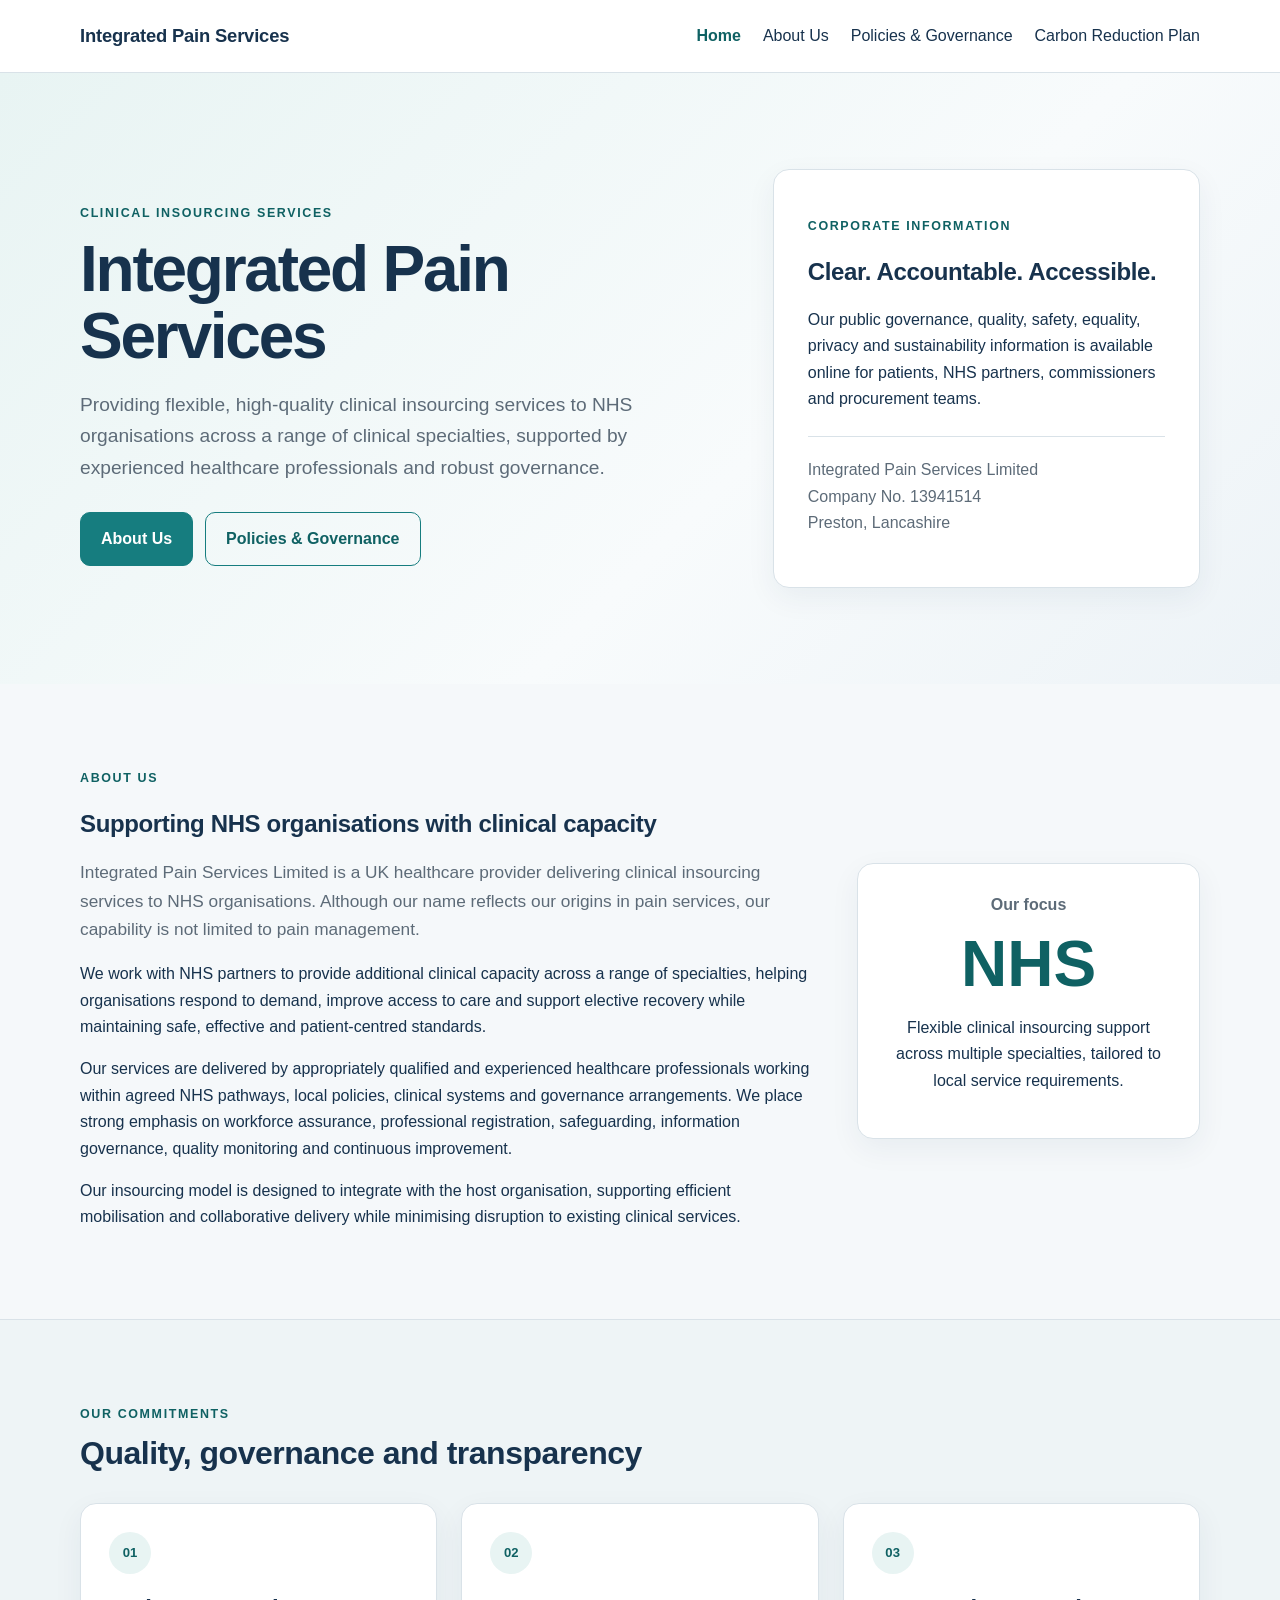
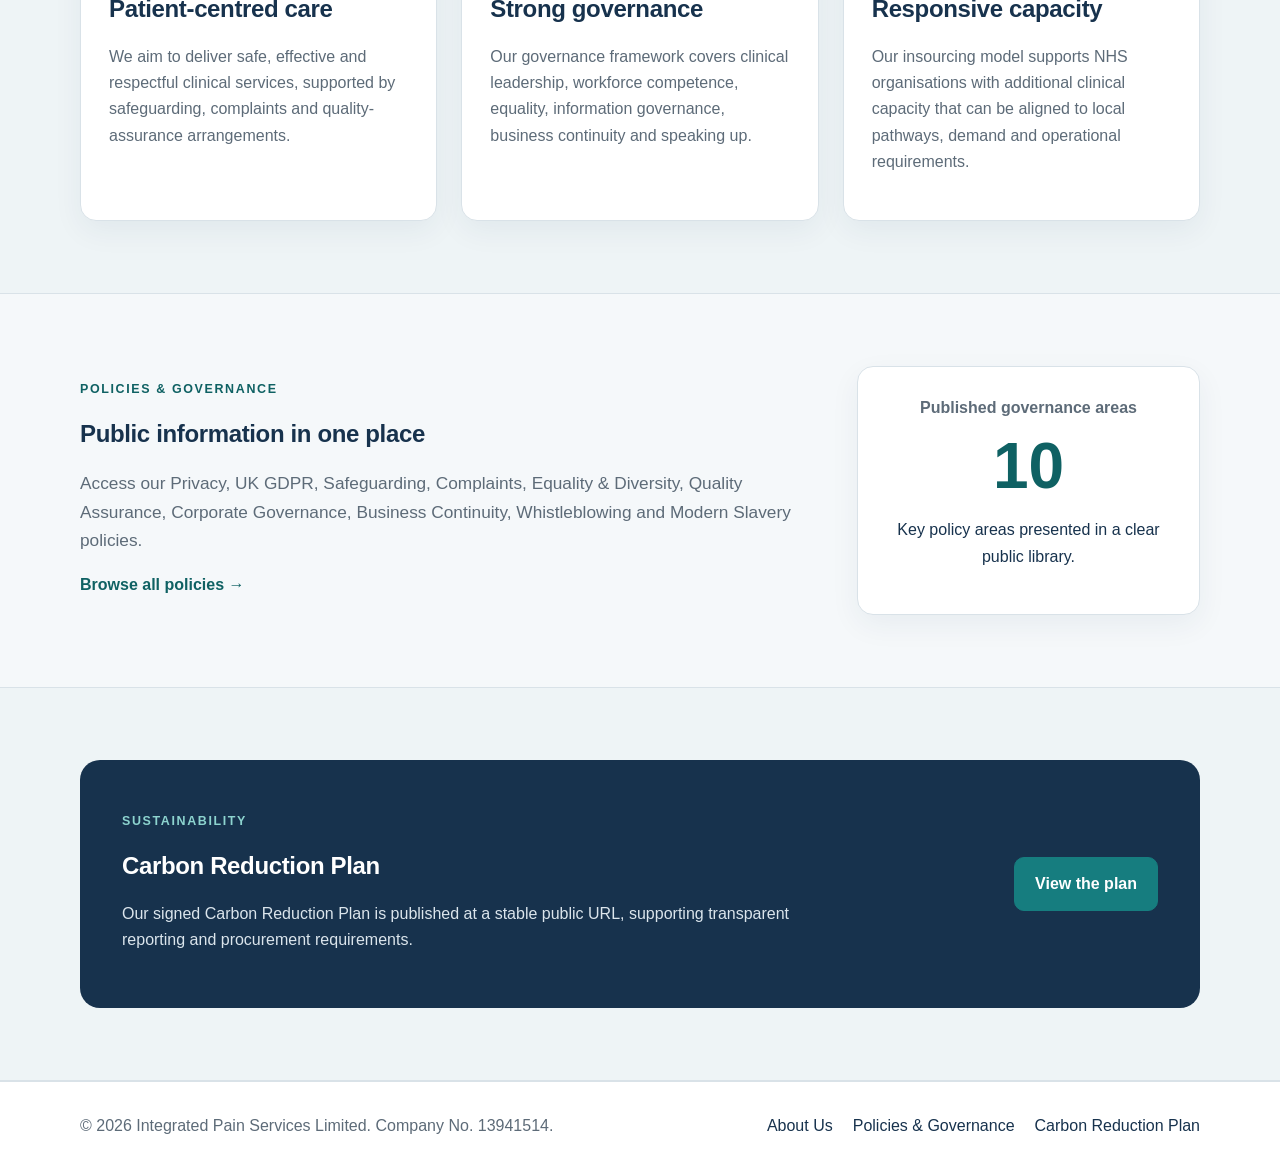
<file: index.html>
<!doctype html>
<html lang="en">
<head>
  <meta charset="utf-8" />
  <meta name="viewport" content="width=device-width, initial-scale=1" />
  <meta name="description" content="Integrated Pain Services Limited - provider of clinical insourcing services to NHS organisations, supported by strong governance, quality and sustainability commitments." />
  <title>Integrated Pain Services</title>
  <link rel="stylesheet" href="styles.css" />
</head>
<body>
  <header class="site-header">
    <div class="container nav-wrap">
      <a class="brand" href="index.html" aria-label="Integrated Pain Services home">Integrated Pain Services</a>
      <nav aria-label="Primary navigation">
        <a href="index.html" aria-current="page">Home</a>
        <a href="#about">About Us</a>
        <a href="policies.html">Policies & Governance</a>
        <a href="carbon-reduction-plan.html">Carbon Reduction Plan</a>
      </nav>
    </div>
  </header>

  <main>
    <section class="hero">
      <div class="container hero-grid">
        <div>
          <p class="eyebrow">Clinical insourcing services</p>
          <h1>Integrated Pain Services</h1>
          <p class="lead">Providing flexible, high-quality clinical insourcing services to NHS organisations across a range of clinical specialties, supported by experienced healthcare professionals and robust governance.</p>
          <div class="actions action-row">
            <a class="button" href="#about">About Us</a>
            <a class="button button-secondary" href="policies.html">Policies & Governance</a>
          </div>
        </div>
        <div class="hero-card" aria-label="Corporate information">
          <p class="eyebrow">Corporate information</p>
          <h2>Clear. Accountable. Accessible.</h2>
          <p>Our public governance, quality, safety, equality, privacy and sustainability information is available online for patients, NHS partners, commissioners and procurement teams.</p>
          <p class="company-detail">Integrated Pain Services Limited<br>Company No. 13941514<br>Preston, Lancashire</p>
        </div>
      </div>
    </section>

    <section class="section" id="about">
      <div class="container feature-grid">
        <div>
          <p class="eyebrow">About us</p>
          <h2>Supporting NHS organisations with clinical capacity</h2>
          <p class="lead small-lead">Integrated Pain Services Limited is a UK healthcare provider delivering clinical insourcing services to NHS organisations. Although our name reflects our origins in pain services, our capability is not limited to pain management.</p>
          <p>We work with NHS partners to provide additional clinical capacity across a range of specialties, helping organisations respond to demand, improve access to care and support elective recovery while maintaining safe, effective and patient-centred standards.</p>
          <p>Our services are delivered by appropriately qualified and experienced healthcare professionals working within agreed NHS pathways, local policies, clinical systems and governance arrangements. We place strong emphasis on workforce assurance, professional registration, safeguarding, information governance, quality monitoring and continuous improvement.</p>
          <p>Our insourcing model is designed to integrate with the host organisation, supporting efficient mobilisation and collaborative delivery while minimising disruption to existing clinical services.</p>
        </div>
        <div class="feature-panel">
          <span>Our focus</span>
          <strong>NHS</strong>
          <p>Flexible clinical insourcing support across multiple specialties, tailored to local service requirements.</p>
        </div>
      </div>
    </section>

    <section class="section section-soft">
      <div class="container">
        <div class="section-heading">
          <p class="eyebrow">Our commitments</p>
          <h2>Quality, governance and transparency</h2>
        </div>
        <div class="cards">
          <article class="card"><div class="icon-mark">01</div><h2>Patient-centred care</h2><p>We aim to deliver safe, effective and respectful clinical services, supported by safeguarding, complaints and quality-assurance arrangements.</p></article>
          <article class="card"><div class="icon-mark">02</div><h2>Strong governance</h2><p>Our governance framework covers clinical leadership, workforce competence, equality, information governance, business continuity and speaking up.</p></article>
          <article class="card"><div class="icon-mark">03</div><h2>Responsive capacity</h2><p>Our insourcing model supports NHS organisations with additional clinical capacity that can be aligned to local pathways, demand and operational requirements.</p></article>
        </div>
      </div>
    </section>

    <section class="section">
      <div class="container feature-grid">
        <div>
          <p class="eyebrow">Policies & governance</p>
          <h2>Public information in one place</h2>
          <p class="lead small-lead">Access our Privacy, UK GDPR, Safeguarding, Complaints, Equality & Diversity, Quality Assurance, Corporate Governance, Business Continuity, Whistleblowing and Modern Slavery policies.</p>
          <p><a class="text-link" href="policies.html">Browse all policies →</a></p>
        </div>
        <div class="feature-panel">
          <span>Published governance areas</span>
          <strong>10</strong>
          <p>Key policy areas presented in a clear public library.</p>
        </div>
      </div>
    </section>

    <section class="section section-soft">
      <div class="container sustainability-callout">
        <div><p class="eyebrow">Sustainability</p><h2>Carbon Reduction Plan</h2><p>Our signed Carbon Reduction Plan is published at a stable public URL, supporting transparent reporting and procurement requirements.</p></div>
        <a class="button" href="carbon-reduction-plan.html">View the plan</a>
      </div>
    </section>
  </main>

  <footer class="site-footer">
    <div class="container footer-wrap">
      <p>© <span id="year"></span> Integrated Pain Services Limited. Company No. 13941514.</p>
      <div class="footer-links"><a href="#about">About Us</a><a href="policies.html">Policies & Governance</a><a href="carbon-reduction-plan.html">Carbon Reduction Plan</a></div>
    </div>
  </footer>
  <script>document.getElementById('year').textContent = new Date().getFullYear();</script>
</body>
</html>
</file>
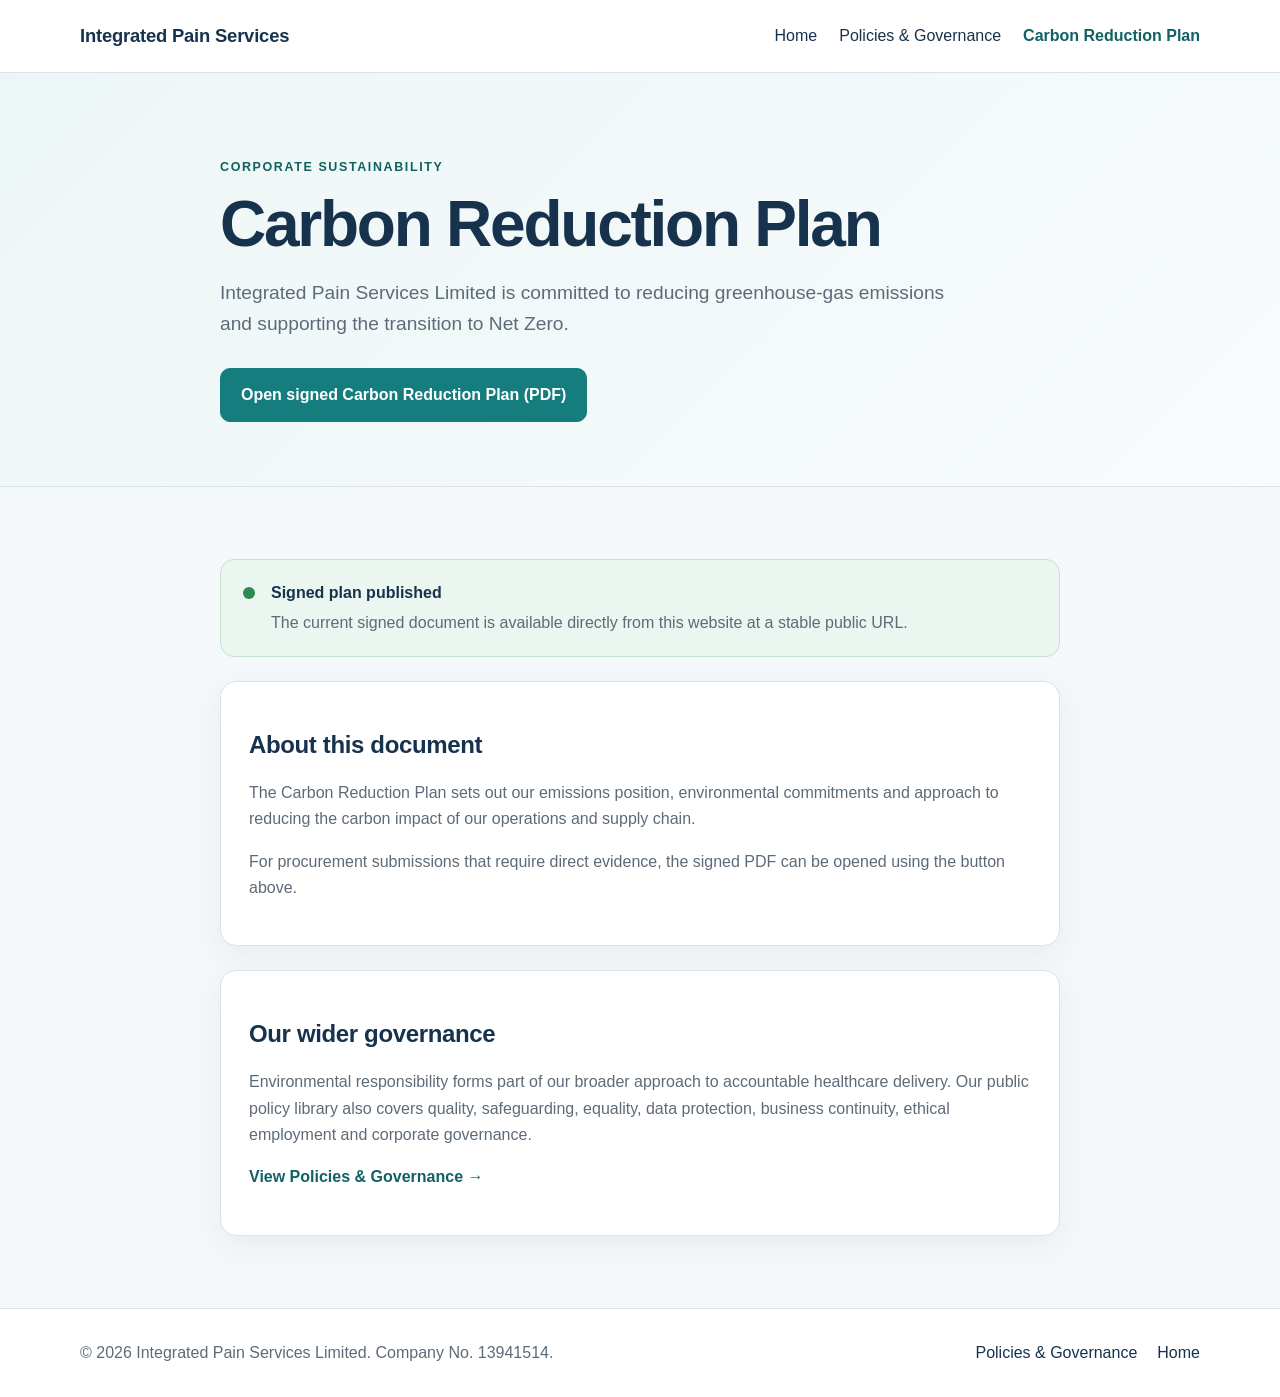
<file: carbon-reduction-plan.html>
<!doctype html>
<html lang="en">
<head>
  <meta charset="utf-8" />
  <meta name="viewport" content="width=device-width, initial-scale=1" />
  <meta name="description" content="Integrated Pain Services Limited Carbon Reduction Plan and Net Zero commitment." />
  <title>Carbon Reduction Plan | Integrated Pain Services</title>
  <link rel="stylesheet" href="styles.css" />
</head>
<body>
  <header class="site-header">
    <div class="container nav-wrap">
      <a class="brand" href="index.html" aria-label="Integrated Pain Services home">Integrated Pain Services</a>
      <nav aria-label="Primary navigation">
        <a href="index.html">Home</a>
        <a href="policies.html">Policies & Governance</a>
        <a href="carbon-reduction-plan.html" aria-current="page">Carbon Reduction Plan</a>
      </nav>
    </div>
  </header>

  <main>
    <section class="page-hero">
      <div class="container narrow">
        <p class="eyebrow">Corporate sustainability</p>
        <h1>Carbon Reduction Plan</h1>
        <p class="lead">Integrated Pain Services Limited is committed to reducing greenhouse-gas emissions and supporting the transition to Net Zero.</p>
        <div class="actions"><a class="button" href="integrated-pain-services-carbon-reduction-plan.pdf" target="_blank" rel="noopener">Open signed Carbon Reduction Plan (PDF)</a></div>
      </div>
    </section>

    <section class="section">
      <div class="container narrow">
        <div class="status-strip"><span class="status-dot"></span><div><strong>Signed plan published</strong><p>The current signed document is available directly from this website at a stable public URL.</p></div></div>
        <div class="document-info">
          <h2>About this document</h2>
          <p>The Carbon Reduction Plan sets out our emissions position, environmental commitments and approach to reducing the carbon impact of our operations and supply chain.</p>
          <p>For procurement submissions that require direct evidence, the signed PDF can be opened using the button above.</p>
        </div>
        <div class="document-info">
          <h2>Our wider governance</h2>
          <p>Environmental responsibility forms part of our broader approach to accountable healthcare delivery. Our public policy library also covers quality, safeguarding, equality, data protection, business continuity, ethical employment and corporate governance.</p>
          <p><a class="text-link" href="policies.html">View Policies & Governance →</a></p>
        </div>
      </div>
    </section>
  </main>

  <footer class="site-footer">
    <div class="container footer-wrap">
      <p>© <span id="year"></span> Integrated Pain Services Limited. Company No. 13941514.</p>
      <div class="footer-links"><a href="policies.html">Policies & Governance</a><a href="index.html">Home</a></div>
    </div>
  </footer>
  <script>document.getElementById('year').textContent = new Date().getFullYear();</script>
</body>
</html>
</file>
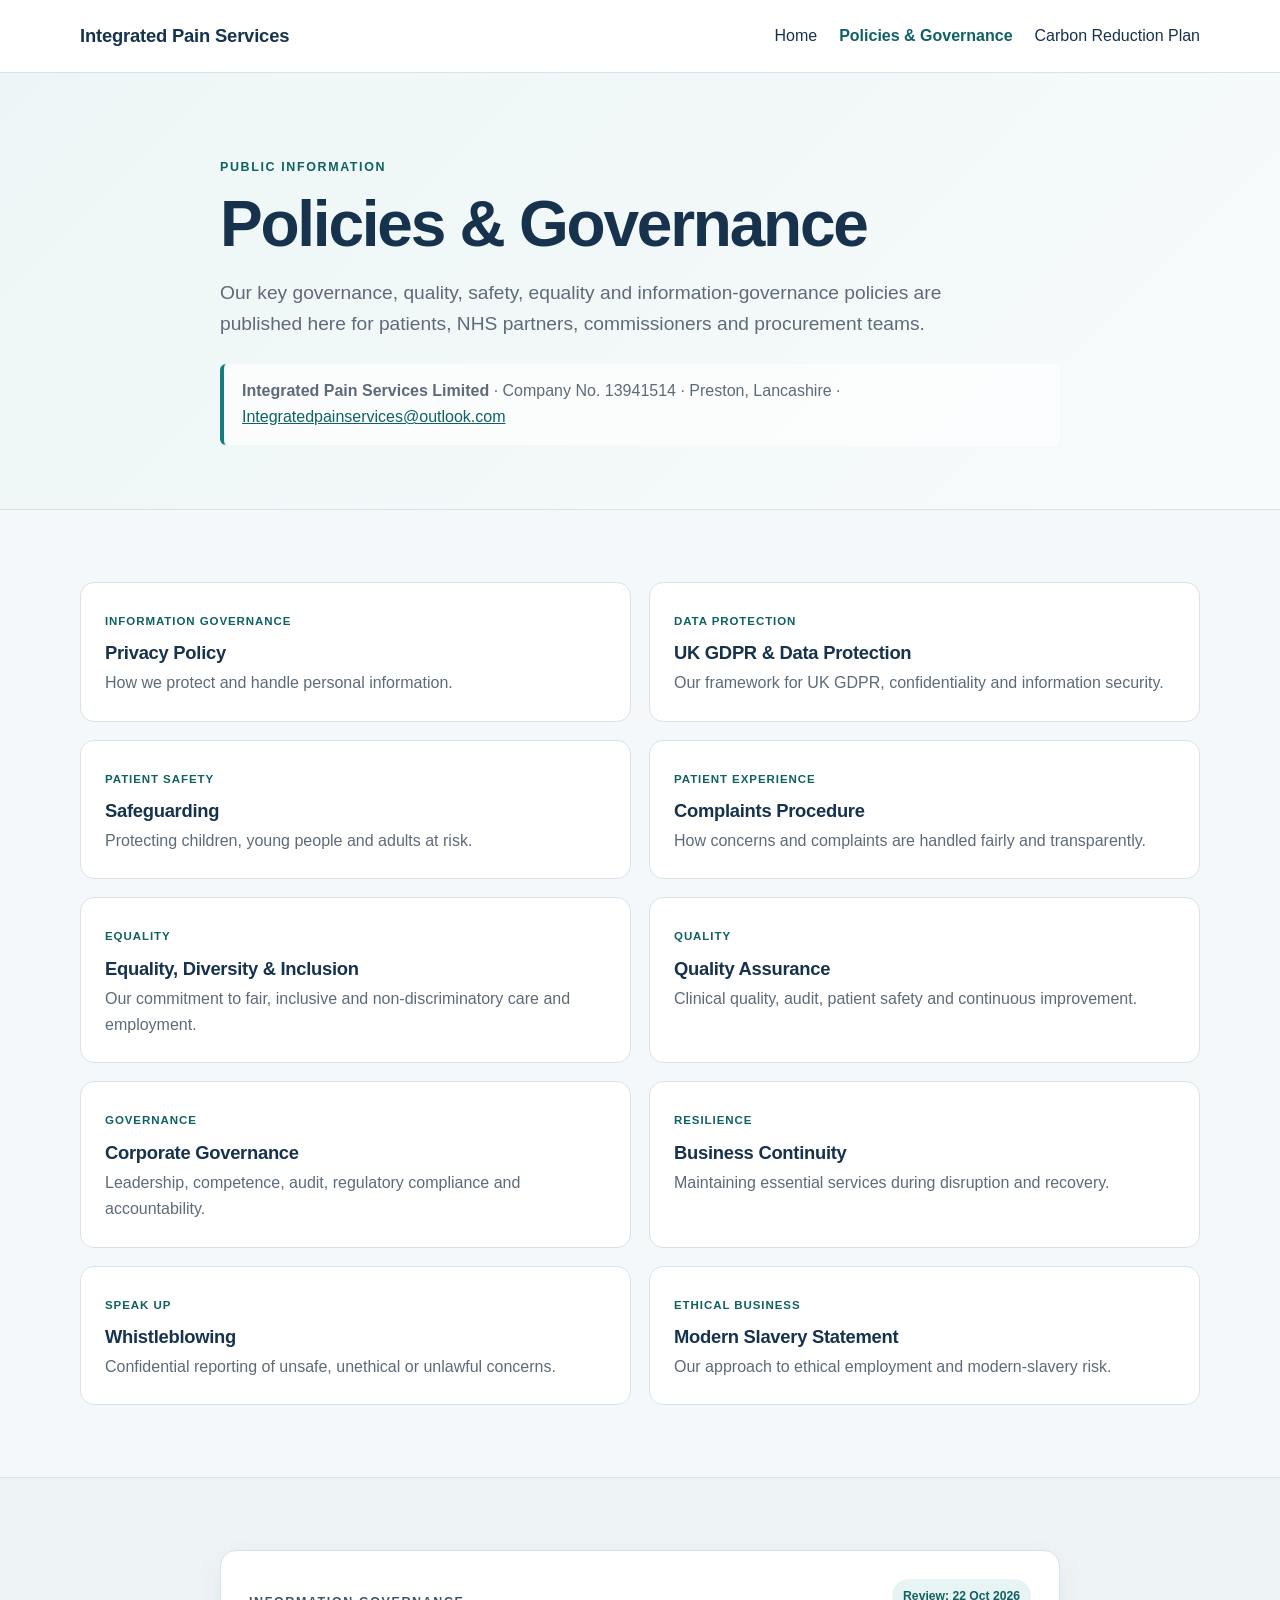
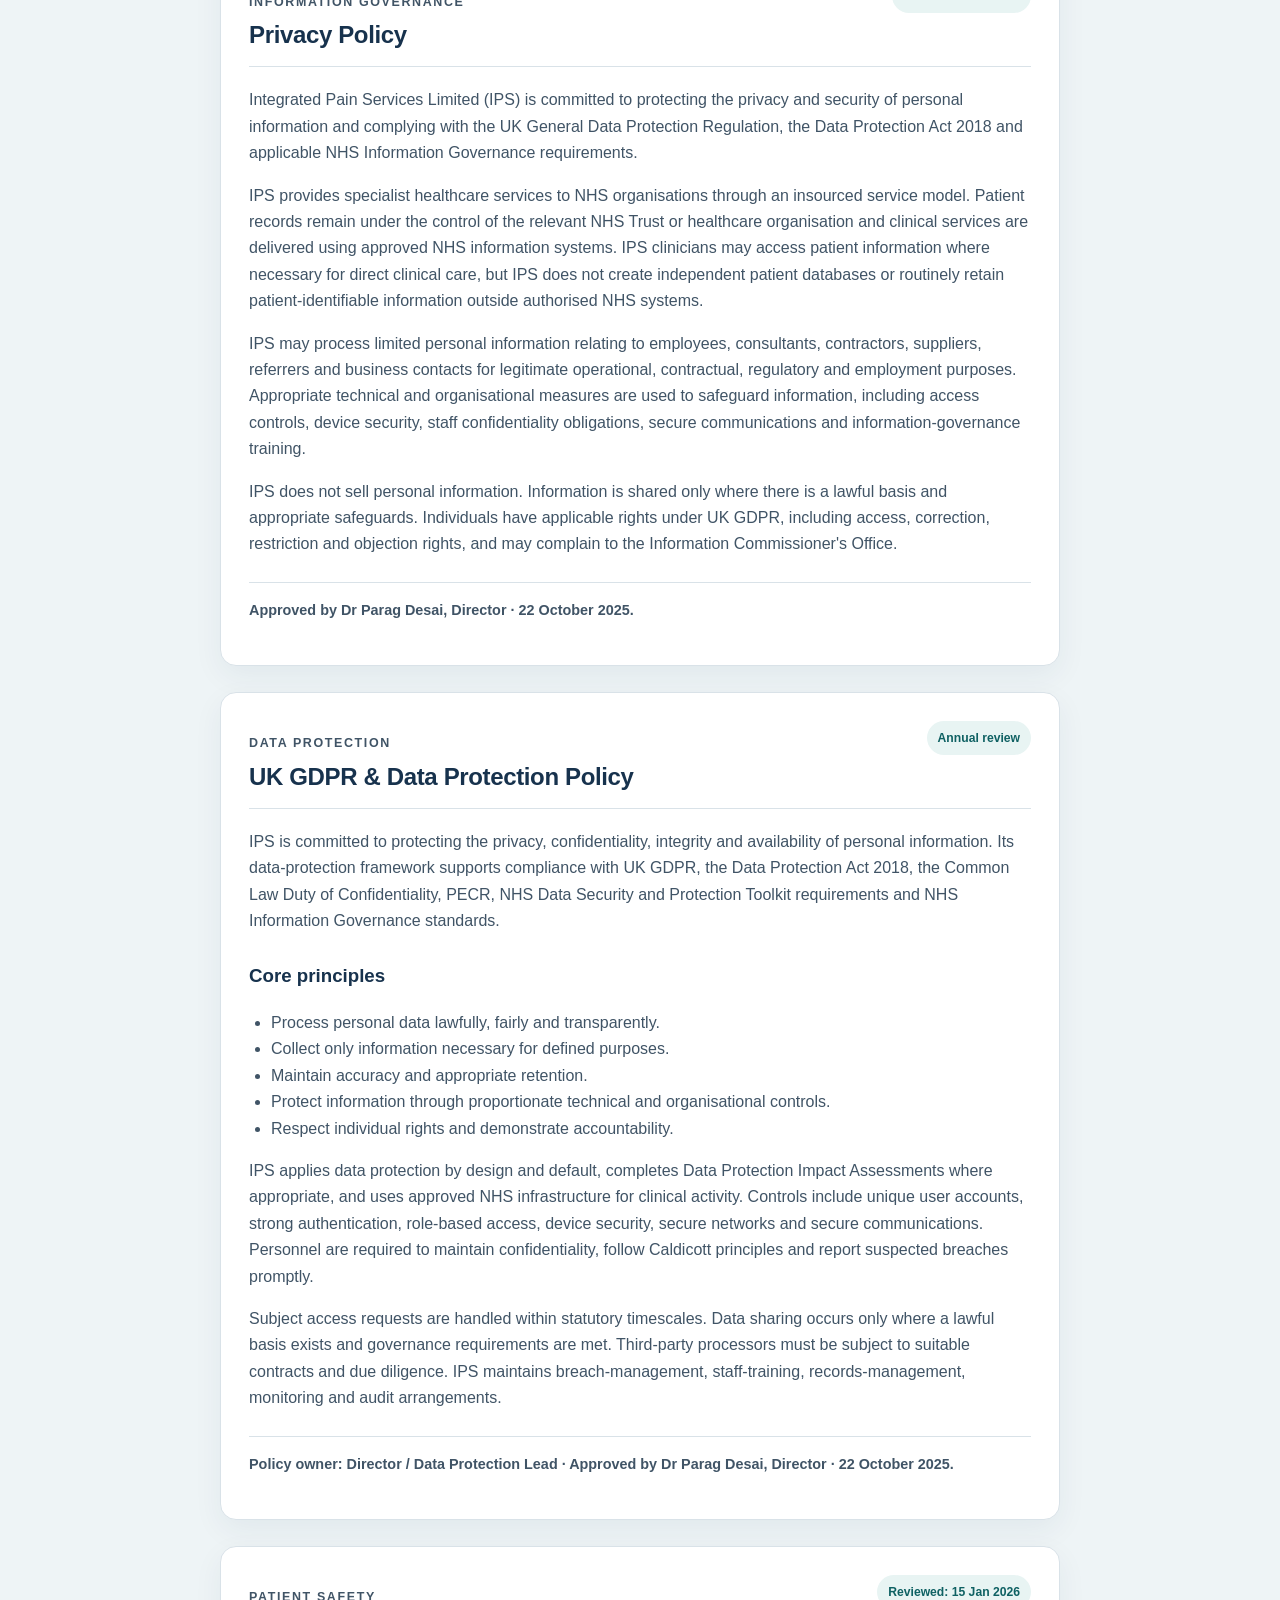
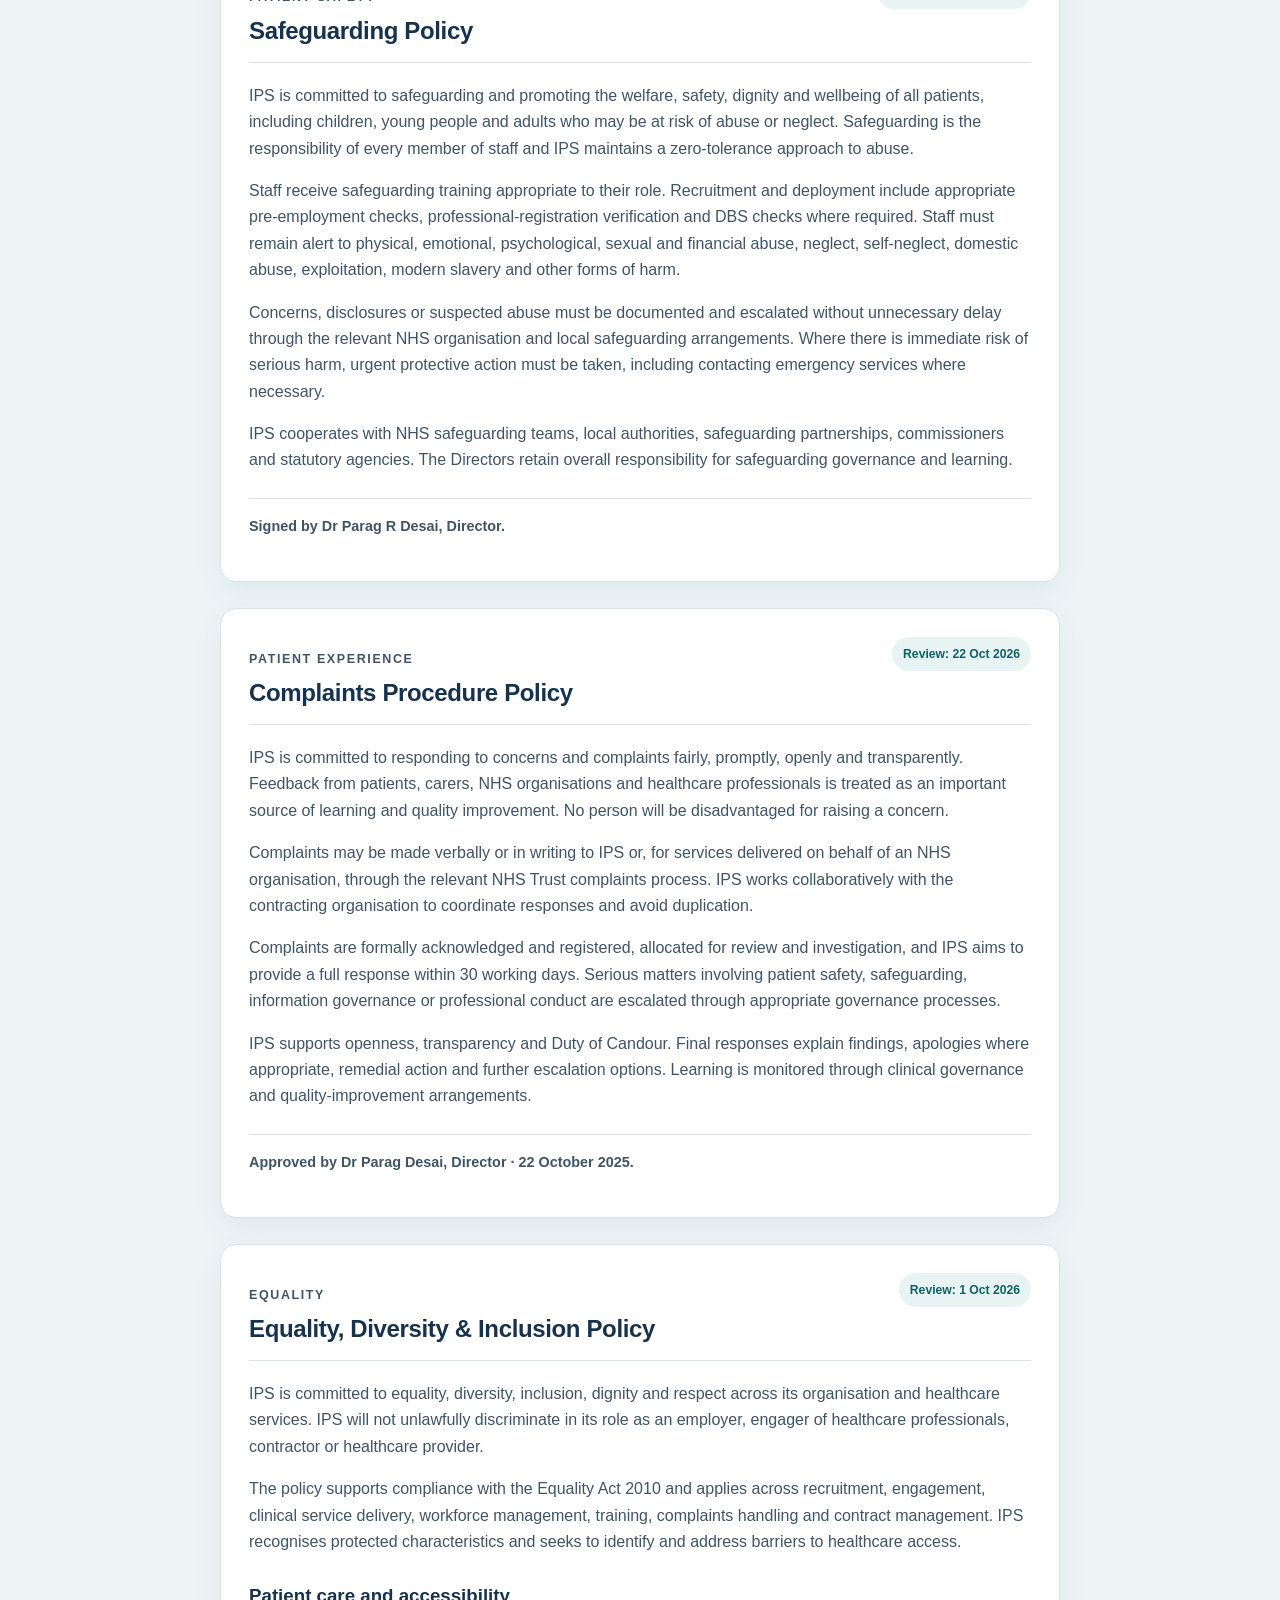
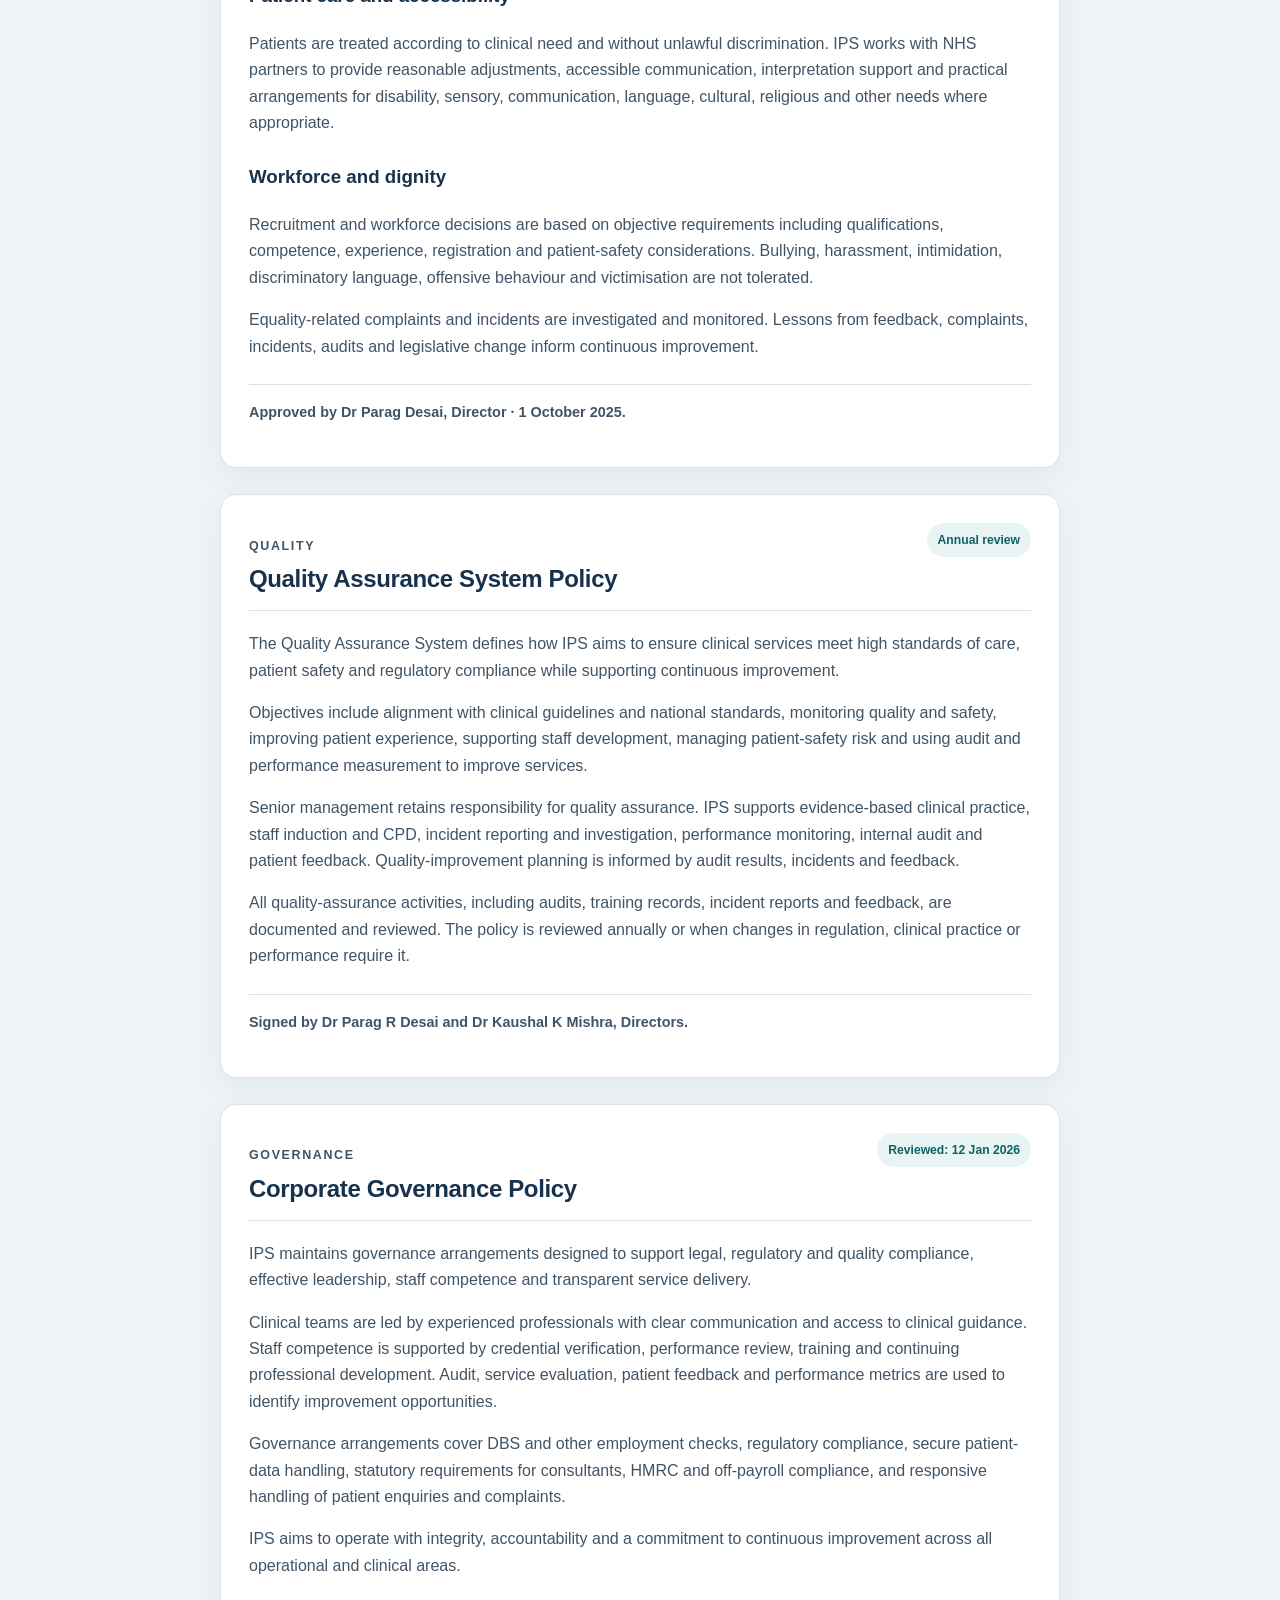
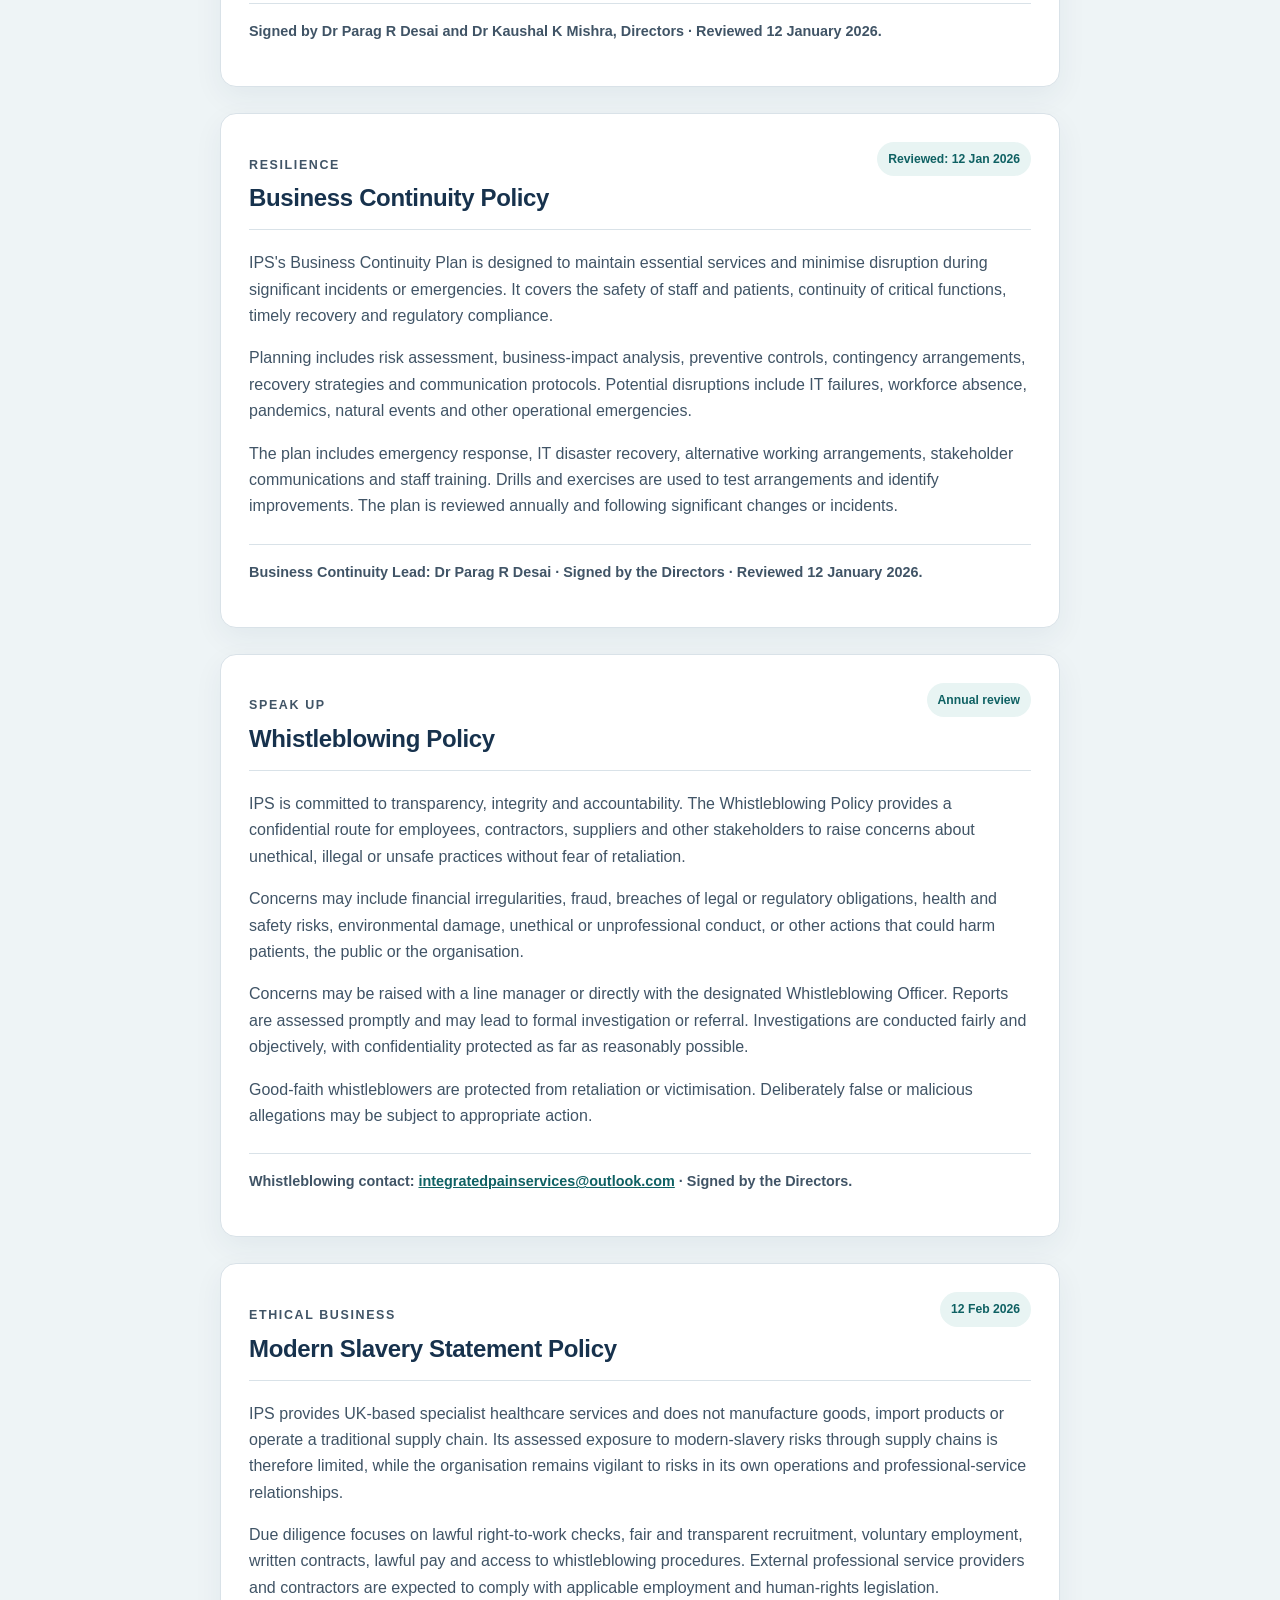
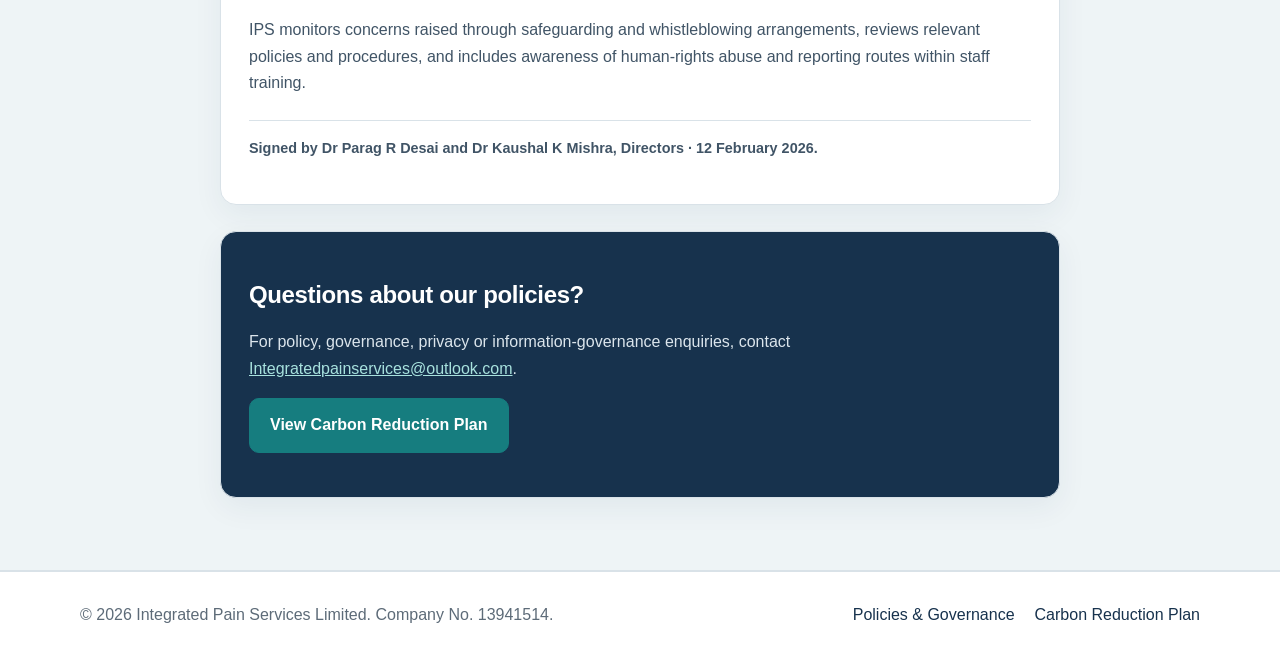
<file: policies.html>
<!doctype html>
<html lang="en">
<head>
  <meta charset="utf-8" />
  <meta name="viewport" content="width=device-width, initial-scale=1" />
  <meta name="description" content="Integrated Pain Services public policies, governance and compliance information." />
  <title>Policies & Governance | Integrated Pain Services</title>
  <link rel="stylesheet" href="styles.css" />
</head>
<body>
  <header class="site-header">
    <div class="container nav-wrap">
      <a class="brand" href="index.html" aria-label="Integrated Pain Services home">Integrated Pain Services</a>
      <nav aria-label="Primary navigation">
        <a href="index.html">Home</a>
        <a href="policies.html" aria-current="page">Policies & Governance</a>
        <a href="carbon-reduction-plan.html">Carbon Reduction Plan</a>
      </nav>
    </div>
  </header>

  <main>
    <section class="page-hero">
      <div class="container narrow">
        <p class="eyebrow">Public information</p>
        <h1>Policies & Governance</h1>
        <p class="lead">Our key governance, quality, safety, equality and information-governance policies are published here for patients, NHS partners, commissioners and procurement teams.</p>
        <div class="policy-meta"><strong>Integrated Pain Services Limited</strong> · Company No. 13941514 · Preston, Lancashire · <a href="mailto:Integratedpainservices@outlook.com">Integratedpainservices@outlook.com</a></div>
      </div>
    </section>

    <section class="section">
      <div class="container policy-grid">
        <a class="policy-card" href="#privacy"><span class="policy-tag">Information governance</span><h2>Privacy Policy</h2><p>How we protect and handle personal information.</p></a>
        <a class="policy-card" href="#gdpr"><span class="policy-tag">Data protection</span><h2>UK GDPR & Data Protection</h2><p>Our framework for UK GDPR, confidentiality and information security.</p></a>
        <a class="policy-card" href="#safeguarding"><span class="policy-tag">Patient safety</span><h2>Safeguarding</h2><p>Protecting children, young people and adults at risk.</p></a>
        <a class="policy-card" href="#complaints"><span class="policy-tag">Patient experience</span><h2>Complaints Procedure</h2><p>How concerns and complaints are handled fairly and transparently.</p></a>
        <a class="policy-card" href="#edi"><span class="policy-tag">Equality</span><h2>Equality, Diversity & Inclusion</h2><p>Our commitment to fair, inclusive and non-discriminatory care and employment.</p></a>
        <a class="policy-card" href="#quality"><span class="policy-tag">Quality</span><h2>Quality Assurance</h2><p>Clinical quality, audit, patient safety and continuous improvement.</p></a>
        <a class="policy-card" href="#governance"><span class="policy-tag">Governance</span><h2>Corporate Governance</h2><p>Leadership, competence, audit, regulatory compliance and accountability.</p></a>
        <a class="policy-card" href="#continuity"><span class="policy-tag">Resilience</span><h2>Business Continuity</h2><p>Maintaining essential services during disruption and recovery.</p></a>
        <a class="policy-card" href="#whistleblowing"><span class="policy-tag">Speak up</span><h2>Whistleblowing</h2><p>Confidential reporting of unsafe, unethical or unlawful concerns.</p></a>
        <a class="policy-card" href="#modern-slavery"><span class="policy-tag">Ethical business</span><h2>Modern Slavery Statement</h2><p>Our approach to ethical employment and modern-slavery risk.</p></a>
      </div>
    </section>

    <section class="section section-soft">
      <div class="container narrow policy-docs">
        <article id="privacy" class="policy-document">
          <div class="policy-heading"><div><p class="eyebrow">Information governance</p><h2>Privacy Policy</h2></div><span class="review-badge">Review: 22 Oct 2026</span></div>
          <p>Integrated Pain Services Limited (IPS) is committed to protecting the privacy and security of personal information and complying with the UK General Data Protection Regulation, the Data Protection Act 2018 and applicable NHS Information Governance requirements.</p>
          <p>IPS provides specialist healthcare services to NHS organisations through an insourced service model. Patient records remain under the control of the relevant NHS Trust or healthcare organisation and clinical services are delivered using approved NHS information systems. IPS clinicians may access patient information where necessary for direct clinical care, but IPS does not create independent patient databases or routinely retain patient-identifiable information outside authorised NHS systems.</p>
          <p>IPS may process limited personal information relating to employees, consultants, contractors, suppliers, referrers and business contacts for legitimate operational, contractual, regulatory and employment purposes. Appropriate technical and organisational measures are used to safeguard information, including access controls, device security, staff confidentiality obligations, secure communications and information-governance training.</p>
          <p>IPS does not sell personal information. Information is shared only where there is a lawful basis and appropriate safeguards. Individuals have applicable rights under UK GDPR, including access, correction, restriction and objection rights, and may complain to the Information Commissioner's Office.</p>
          <p class="approval">Approved by Dr Parag Desai, Director · 22 October 2025.</p>
        </article>

        <article id="gdpr" class="policy-document">
          <div class="policy-heading"><div><p class="eyebrow">Data protection</p><h2>UK GDPR & Data Protection Policy</h2></div><span class="review-badge">Annual review</span></div>
          <p>IPS is committed to protecting the privacy, confidentiality, integrity and availability of personal information. Its data-protection framework supports compliance with UK GDPR, the Data Protection Act 2018, the Common Law Duty of Confidentiality, PECR, NHS Data Security and Protection Toolkit requirements and NHS Information Governance standards.</p>
          <h3>Core principles</h3>
          <ul><li>Process personal data lawfully, fairly and transparently.</li><li>Collect only information necessary for defined purposes.</li><li>Maintain accuracy and appropriate retention.</li><li>Protect information through proportionate technical and organisational controls.</li><li>Respect individual rights and demonstrate accountability.</li></ul>
          <p>IPS applies data protection by design and default, completes Data Protection Impact Assessments where appropriate, and uses approved NHS infrastructure for clinical activity. Controls include unique user accounts, strong authentication, role-based access, device security, secure networks and secure communications. Personnel are required to maintain confidentiality, follow Caldicott principles and report suspected breaches promptly.</p>
          <p>Subject access requests are handled within statutory timescales. Data sharing occurs only where a lawful basis exists and governance requirements are met. Third-party processors must be subject to suitable contracts and due diligence. IPS maintains breach-management, staff-training, records-management, monitoring and audit arrangements.</p>
          <p class="approval">Policy owner: Director / Data Protection Lead · Approved by Dr Parag Desai, Director · 22 October 2025.</p>
        </article>

        <article id="safeguarding" class="policy-document">
          <div class="policy-heading"><div><p class="eyebrow">Patient safety</p><h2>Safeguarding Policy</h2></div><span class="review-badge">Reviewed: 15 Jan 2026</span></div>
          <p>IPS is committed to safeguarding and promoting the welfare, safety, dignity and wellbeing of all patients, including children, young people and adults who may be at risk of abuse or neglect. Safeguarding is the responsibility of every member of staff and IPS maintains a zero-tolerance approach to abuse.</p>
          <p>Staff receive safeguarding training appropriate to their role. Recruitment and deployment include appropriate pre-employment checks, professional-registration verification and DBS checks where required. Staff must remain alert to physical, emotional, psychological, sexual and financial abuse, neglect, self-neglect, domestic abuse, exploitation, modern slavery and other forms of harm.</p>
          <p>Concerns, disclosures or suspected abuse must be documented and escalated without unnecessary delay through the relevant NHS organisation and local safeguarding arrangements. Where there is immediate risk of serious harm, urgent protective action must be taken, including contacting emergency services where necessary.</p>
          <p>IPS cooperates with NHS safeguarding teams, local authorities, safeguarding partnerships, commissioners and statutory agencies. The Directors retain overall responsibility for safeguarding governance and learning.</p>
          <p class="approval">Signed by Dr Parag R Desai, Director.</p>
        </article>

        <article id="complaints" class="policy-document">
          <div class="policy-heading"><div><p class="eyebrow">Patient experience</p><h2>Complaints Procedure Policy</h2></div><span class="review-badge">Review: 22 Oct 2026</span></div>
          <p>IPS is committed to responding to concerns and complaints fairly, promptly, openly and transparently. Feedback from patients, carers, NHS organisations and healthcare professionals is treated as an important source of learning and quality improvement. No person will be disadvantaged for raising a concern.</p>
          <p>Complaints may be made verbally or in writing to IPS or, for services delivered on behalf of an NHS organisation, through the relevant NHS Trust complaints process. IPS works collaboratively with the contracting organisation to coordinate responses and avoid duplication.</p>
          <p>Complaints are formally acknowledged and registered, allocated for review and investigation, and IPS aims to provide a full response within 30 working days. Serious matters involving patient safety, safeguarding, information governance or professional conduct are escalated through appropriate governance processes.</p>
          <p>IPS supports openness, transparency and Duty of Candour. Final responses explain findings, apologies where appropriate, remedial action and further escalation options. Learning is monitored through clinical governance and quality-improvement arrangements.</p>
          <p class="approval">Approved by Dr Parag Desai, Director · 22 October 2025.</p>
        </article>

        <article id="edi" class="policy-document">
          <div class="policy-heading"><div><p class="eyebrow">Equality</p><h2>Equality, Diversity & Inclusion Policy</h2></div><span class="review-badge">Review: 1 Oct 2026</span></div>
          <p>IPS is committed to equality, diversity, inclusion, dignity and respect across its organisation and healthcare services. IPS will not unlawfully discriminate in its role as an employer, engager of healthcare professionals, contractor or healthcare provider.</p>
          <p>The policy supports compliance with the Equality Act 2010 and applies across recruitment, engagement, clinical service delivery, workforce management, training, complaints handling and contract management. IPS recognises protected characteristics and seeks to identify and address barriers to healthcare access.</p>
          <h3>Patient care and accessibility</h3>
          <p>Patients are treated according to clinical need and without unlawful discrimination. IPS works with NHS partners to provide reasonable adjustments, accessible communication, interpretation support and practical arrangements for disability, sensory, communication, language, cultural, religious and other needs where appropriate.</p>
          <h3>Workforce and dignity</h3>
          <p>Recruitment and workforce decisions are based on objective requirements including qualifications, competence, experience, registration and patient-safety considerations. Bullying, harassment, intimidation, discriminatory language, offensive behaviour and victimisation are not tolerated.</p>
          <p>Equality-related complaints and incidents are investigated and monitored. Lessons from feedback, complaints, incidents, audits and legislative change inform continuous improvement.</p>
          <p class="approval">Approved by Dr Parag Desai, Director · 1 October 2025.</p>
        </article>

        <article id="quality" class="policy-document">
          <div class="policy-heading"><div><p class="eyebrow">Quality</p><h2>Quality Assurance System Policy</h2></div><span class="review-badge">Annual review</span></div>
          <p>The Quality Assurance System defines how IPS aims to ensure clinical services meet high standards of care, patient safety and regulatory compliance while supporting continuous improvement.</p>
          <p>Objectives include alignment with clinical guidelines and national standards, monitoring quality and safety, improving patient experience, supporting staff development, managing patient-safety risk and using audit and performance measurement to improve services.</p>
          <p>Senior management retains responsibility for quality assurance. IPS supports evidence-based clinical practice, staff induction and CPD, incident reporting and investigation, performance monitoring, internal audit and patient feedback. Quality-improvement planning is informed by audit results, incidents and feedback.</p>
          <p>All quality-assurance activities, including audits, training records, incident reports and feedback, are documented and reviewed. The policy is reviewed annually or when changes in regulation, clinical practice or performance require it.</p>
          <p class="approval">Signed by Dr Parag R Desai and Dr Kaushal K Mishra, Directors.</p>
        </article>

        <article id="governance" class="policy-document">
          <div class="policy-heading"><div><p class="eyebrow">Governance</p><h2>Corporate Governance Policy</h2></div><span class="review-badge">Reviewed: 12 Jan 2026</span></div>
          <p>IPS maintains governance arrangements designed to support legal, regulatory and quality compliance, effective leadership, staff competence and transparent service delivery.</p>
          <p>Clinical teams are led by experienced professionals with clear communication and access to clinical guidance. Staff competence is supported by credential verification, performance review, training and continuing professional development. Audit, service evaluation, patient feedback and performance metrics are used to identify improvement opportunities.</p>
          <p>Governance arrangements cover DBS and other employment checks, regulatory compliance, secure patient-data handling, statutory requirements for consultants, HMRC and off-payroll compliance, and responsive handling of patient enquiries and complaints.</p>
          <p>IPS aims to operate with integrity, accountability and a commitment to continuous improvement across all operational and clinical areas.</p>
          <p class="approval">Signed by Dr Parag R Desai and Dr Kaushal K Mishra, Directors · Reviewed 12 January 2026.</p>
        </article>

        <article id="continuity" class="policy-document">
          <div class="policy-heading"><div><p class="eyebrow">Resilience</p><h2>Business Continuity Policy</h2></div><span class="review-badge">Reviewed: 12 Jan 2026</span></div>
          <p>IPS's Business Continuity Plan is designed to maintain essential services and minimise disruption during significant incidents or emergencies. It covers the safety of staff and patients, continuity of critical functions, timely recovery and regulatory compliance.</p>
          <p>Planning includes risk assessment, business-impact analysis, preventive controls, contingency arrangements, recovery strategies and communication protocols. Potential disruptions include IT failures, workforce absence, pandemics, natural events and other operational emergencies.</p>
          <p>The plan includes emergency response, IT disaster recovery, alternative working arrangements, stakeholder communications and staff training. Drills and exercises are used to test arrangements and identify improvements. The plan is reviewed annually and following significant changes or incidents.</p>
          <p class="approval">Business Continuity Lead: Dr Parag R Desai · Signed by the Directors · Reviewed 12 January 2026.</p>
        </article>

        <article id="whistleblowing" class="policy-document">
          <div class="policy-heading"><div><p class="eyebrow">Speak up</p><h2>Whistleblowing Policy</h2></div><span class="review-badge">Annual review</span></div>
          <p>IPS is committed to transparency, integrity and accountability. The Whistleblowing Policy provides a confidential route for employees, contractors, suppliers and other stakeholders to raise concerns about unethical, illegal or unsafe practices without fear of retaliation.</p>
          <p>Concerns may include financial irregularities, fraud, breaches of legal or regulatory obligations, health and safety risks, environmental damage, unethical or unprofessional conduct, or other actions that could harm patients, the public or the organisation.</p>
          <p>Concerns may be raised with a line manager or directly with the designated Whistleblowing Officer. Reports are assessed promptly and may lead to formal investigation or referral. Investigations are conducted fairly and objectively, with confidentiality protected as far as reasonably possible.</p>
          <p>Good-faith whistleblowers are protected from retaliation or victimisation. Deliberately false or malicious allegations may be subject to appropriate action.</p>
          <p class="approval">Whistleblowing contact: <a href="mailto:integratedpainservices@outlook.com">integratedpainservices@outlook.com</a> · Signed by the Directors.</p>
        </article>

        <article id="modern-slavery" class="policy-document">
          <div class="policy-heading"><div><p class="eyebrow">Ethical business</p><h2>Modern Slavery Statement Policy</h2></div><span class="review-badge">12 Feb 2026</span></div>
          <p>IPS provides UK-based specialist healthcare services and does not manufacture goods, import products or operate a traditional supply chain. Its assessed exposure to modern-slavery risks through supply chains is therefore limited, while the organisation remains vigilant to risks in its own operations and professional-service relationships.</p>
          <p>Due diligence focuses on lawful right-to-work checks, fair and transparent recruitment, voluntary employment, written contracts, lawful pay and access to whistleblowing procedures. External professional service providers and contractors are expected to comply with applicable employment and human-rights legislation.</p>
          <p>IPS monitors concerns raised through safeguarding and whistleblowing arrangements, reviews relevant policies and procedures, and includes awareness of human-rights abuse and reporting routes within staff training.</p>
          <p class="approval">Signed by Dr Parag R Desai and Dr Kaushal K Mishra, Directors · 12 February 2026.</p>
        </article>

        <div class="policy-contact">
          <h2>Questions about our policies?</h2>
          <p>For policy, governance, privacy or information-governance enquiries, contact <a href="mailto:Integratedpainservices@outlook.com">Integratedpainservices@outlook.com</a>.</p>
          <p><a class="button" href="carbon-reduction-plan.html">View Carbon Reduction Plan</a></p>
        </div>
      </div>
    </section>
  </main>

  <footer class="site-footer">
    <div class="container footer-wrap">
      <p>© <span id="year"></span> Integrated Pain Services Limited. Company No. 13941514.</p>
      <div class="footer-links"><a href="policies.html">Policies & Governance</a><a href="carbon-reduction-plan.html">Carbon Reduction Plan</a></div>
    </div>
  </footer>
  <script>document.getElementById('year').textContent = new Date().getFullYear();</script>
</body>
</html>
</file>
<file: styles.css>
:root {
  --ink: #17324d;
  --muted: #5d6b78;
  --accent: #167d7f;
  --accent-dark: #0f6163;
  --accent-pale: #e8f4f3;
  --bg: #f5f8fa;
  --card: #ffffff;
  --line: #d9e2e8;
  --navy-soft: #eaf0f5;
}
* { box-sizing: border-box; }
html { scroll-behavior: smooth; }
body { margin: 0; font-family: Arial, Helvetica, sans-serif; color: var(--ink); background: var(--bg); line-height: 1.65; }
a { color: var(--accent-dark); }
.container { width: min(1120px, calc(100% - 40px)); margin: 0 auto; }
.narrow { width: min(840px, calc(100% - 40px)); }
.site-header { background: rgba(255,255,255,.96); border-bottom: 1px solid var(--line); position: sticky; top: 0; z-index: 10; backdrop-filter: blur(8px); }
.nav-wrap, .footer-wrap { display: flex; align-items: center; justify-content: space-between; gap: 24px; min-height: 72px; }
.brand { font-weight: 800; font-size: 1.15rem; color: var(--ink); text-decoration: none; letter-spacing: -.01em; }
nav { display: flex; gap: 22px; flex-wrap: wrap; }
nav a, .site-footer a { color: var(--ink); text-decoration: none; }
nav a:hover, .site-footer a:hover { color: var(--accent-dark); }
nav a[aria-current="page"] { color: var(--accent-dark); font-weight: 700; }
.hero { background: linear-gradient(135deg, #e8f4f3 0%, #f8fbfc 60%, #edf3f7 100%); padding: 96px 0; }
.page-hero { background: linear-gradient(135deg, #edf6f6 0%, #f8fbfc 100%); padding: 72px 0 64px; border-bottom: 1px solid var(--line); }
.hero-grid { display: grid; grid-template-columns: 1.5fr 1fr; gap: 52px; align-items: center; }
.eyebrow { text-transform: uppercase; letter-spacing: .13em; font-weight: 800; font-size: .78rem; color: var(--accent-dark); margin-bottom: 8px; }
h1 { font-size: clamp(2.4rem, 5vw, 4.25rem); line-height: 1.04; margin: .2em 0; letter-spacing: -.035em; }
h2 { line-height: 1.25; letter-spacing: -.015em; }
h3 { margin-top: 26px; }
.lead { font-size: 1.2rem; color: var(--muted); max-width: 760px; }
.small-lead { font-size: 1.08rem; }
.hero-card, .card, .notice, .document-info, .feature-panel, .policy-document, .policy-contact { background: var(--card); border: 1px solid var(--line); border-radius: 16px; padding: 28px; box-shadow: 0 10px 30px rgba(23,50,77,.06); }
.hero-card { padding: 34px; }
.company-detail { border-top: 1px solid var(--line); margin-top: 24px; padding-top: 20px; color: var(--muted); }
.section { padding: 72px 0; }
.section-soft { background: #eef4f6; border-top: 1px solid var(--line); border-bottom: 1px solid var(--line); }
.section-heading { max-width: 700px; margin-bottom: 30px; }
.section-heading h2 { font-size: 2rem; margin-top: 6px; }
.cards { display: grid; grid-template-columns: repeat(3, 1fr); gap: 24px; }
.card p, .document-info p, .policy-card p { color: var(--muted); }
.icon-mark { width: 42px; height: 42px; display: grid; place-items: center; border-radius: 50%; background: var(--accent-pale); color: var(--accent-dark); font-weight: 800; font-size: .82rem; }
.actions { margin-top: 28px; }
.action-row { display: flex; gap: 12px; flex-wrap: wrap; }
.button { display: inline-block; background: var(--accent); color: #fff; padding: 13px 20px; border-radius: 10px; text-decoration: none; font-weight: 700; border: 1px solid var(--accent); }
.button:hover { background: var(--accent-dark); border-color: var(--accent-dark); }
.button-secondary { background: transparent; color: var(--accent-dark); }
.button-secondary:hover { color: #fff; }
.text-link { font-weight: 800; text-decoration: none; }
.text-link:hover { text-decoration: underline; }
.feature-grid { display: grid; grid-template-columns: 1.5fr .7fr; gap: 42px; align-items: center; }
.feature-panel { text-align: center; }
.feature-panel span { display: block; color: var(--muted); font-weight: 700; }
.feature-panel strong { display: block; font-size: 4rem; line-height: 1.1; color: var(--accent-dark); margin: 10px 0; }
.sustainability-callout { background: var(--ink); color: #fff; border-radius: 20px; padding: 38px 42px; display: flex; justify-content: space-between; align-items: center; gap: 30px; }
.sustainability-callout p { color: #dbe5ec; max-width: 720px; }
.sustainability-callout .eyebrow { color: #8dd4cf; }
.policy-meta { margin-top: 24px; padding: 14px 18px; border-left: 4px solid var(--accent); background: rgba(255,255,255,.7); border-radius: 6px; color: var(--muted); }
.policy-grid { display: grid; grid-template-columns: repeat(2, 1fr); gap: 18px; }
.policy-card { display: block; background: #fff; border: 1px solid var(--line); border-radius: 14px; padding: 24px; text-decoration: none; color: var(--ink); transition: transform .15s ease, box-shadow .15s ease, border-color .15s ease; }
.policy-card:hover { transform: translateY(-2px); box-shadow: 0 10px 28px rgba(23,50,77,.08); border-color: #a8c9c8; }
.policy-card h2 { font-size: 1.15rem; margin: 8px 0 6px; }
.policy-card p { margin: 0; }
.policy-tag { display: inline-block; font-size: .72rem; text-transform: uppercase; letter-spacing: .08em; font-weight: 800; color: var(--accent-dark); }
.policy-docs { display: grid; gap: 26px; }
.policy-document { scroll-margin-top: 95px; }
.policy-document p, .policy-document li { color: #405466; }
.policy-document ul { padding-left: 22px; }
.policy-heading { display: flex; justify-content: space-between; gap: 20px; align-items: flex-start; border-bottom: 1px solid var(--line); padding-bottom: 16px; margin-bottom: 20px; }
.policy-heading h2 { margin: 0; }
.review-badge { white-space: nowrap; background: var(--accent-pale); color: var(--accent-dark); border-radius: 999px; padding: 7px 11px; font-size: .76rem; font-weight: 800; }
.approval { border-top: 1px solid var(--line); padding-top: 16px; margin-top: 24px; font-size: .9rem; font-weight: 700; }
.policy-contact { background: var(--ink); color: #fff; }
.policy-contact p { color: #dbe5ec; }
.policy-contact a:not(.button) { color: #a8e2de; }
.status-strip { display: flex; gap: 16px; align-items: flex-start; background: #eaf6ef; border: 1px solid #c5dfcf; border-radius: 14px; padding: 20px 22px; margin-bottom: 24px; }
.status-strip p { margin: 3px 0 0; color: var(--muted); }
.status-dot { width: 12px; height: 12px; flex: 0 0 12px; border-radius: 50%; background: #2d8a54; margin-top: 7px; }
.notice { margin: 30px 0 22px; }
.notice p { margin-bottom: 0; color: var(--muted); }
.document-info { margin-top: 24px; }
code { background: #eef2f5; padding: 2px 6px; border-radius: 4px; }
.site-footer { margin-top: 0; background: #fff; border-top: 1px solid var(--line); color: var(--muted); }
.footer-wrap { min-height: 88px; }
.footer-links { display: flex; gap: 20px; flex-wrap: wrap; }
@media (max-width: 780px) {
  .hero { padding: 64px 0; }
  .page-hero { padding: 54px 0; }
  .hero-grid, .cards, .feature-grid, .policy-grid { grid-template-columns: 1fr; }
  .nav-wrap, .footer-wrap { align-items: flex-start; flex-direction: column; padding: 18px 0; }
  .sustainability-callout, .policy-heading { align-items: flex-start; flex-direction: column; }
  .review-badge { white-space: normal; }
}
</file>
